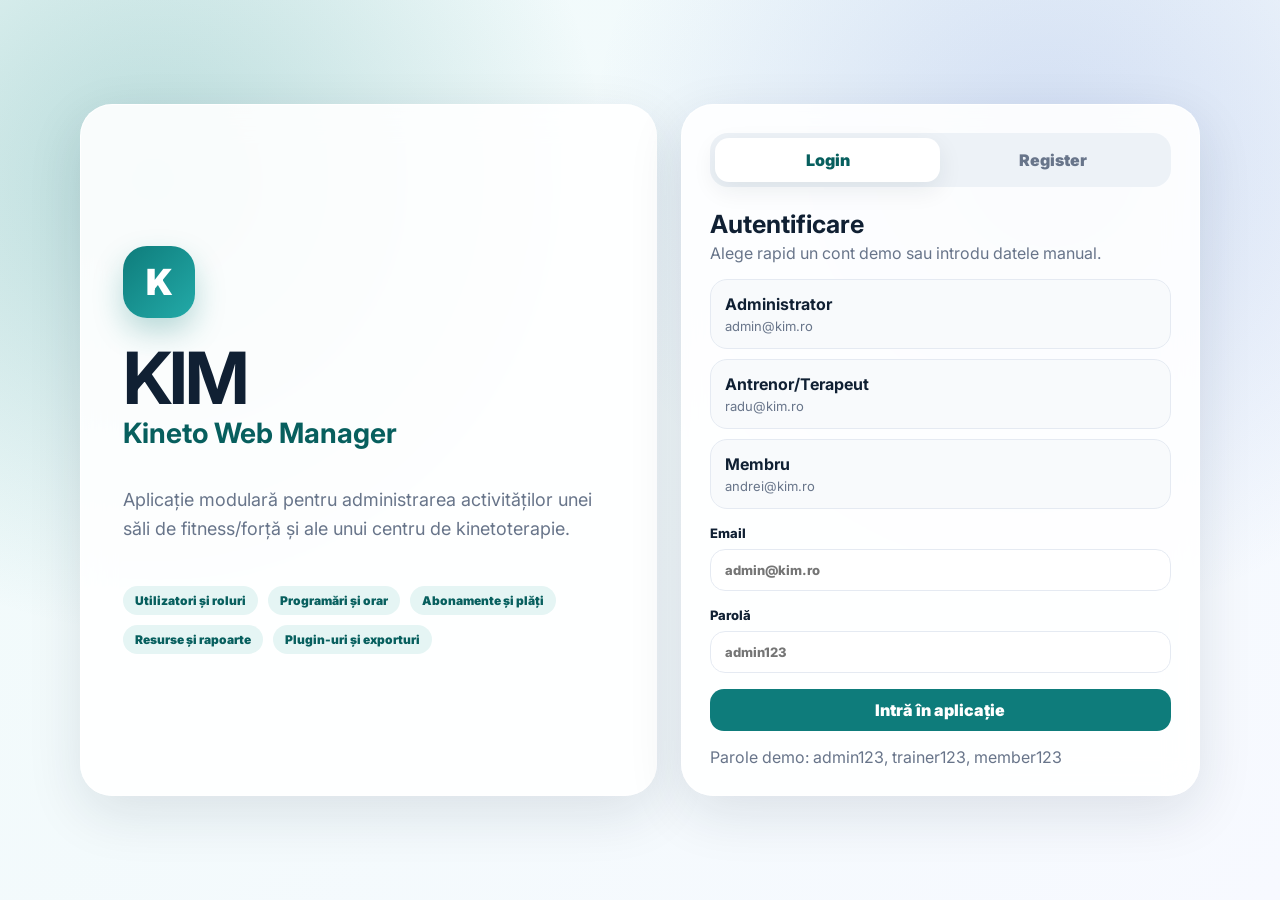
<file: frontend/index.html>
<!DOCTYPE html>
<html lang="ro">
<head>
    <meta charset="UTF-8">
    <meta name="viewport" content="width=device-width, initial-scale=1.0">
    <meta name="description" content="KIM – Kineto Web Manager: aplicație modulară pentru administrarea sălilor de fitness și a centrelor de kinetoterapie.">
    <meta name="author" content="SmartKineto Team">
    <title>KIM | Kineto Web Manager</title>
    <link rel="preconnect" href="https://fonts.googleapis.com">
    <link rel="preconnect" href="https://fonts.gstatic.com" crossorigin>
    <link href="https://fonts.googleapis.com/css2?family=Inter:wght@400;500;600;700;800;900&display=swap"
          rel="stylesheet">
    <link rel="stylesheet" href="style.css">
</head>
<body>
<div id="toastRoot" class="toast-root"></div>

<section id="authScreen" class="auth-screen">
    <div class="auth-layout">
        <div class="auth-hero">
            <div class="logo-mark large">K</div>
            <h1>KIM</h1>
            <h2>Kineto Web Manager</h2>
            <p>Aplicație modulară pentru administrarea activităților unei săli de fitness/forță și ale unui centru de
                kinetoterapie.</p>
            <div class="hero-points">
                <span>Utilizatori și roluri</span>
                <span>Programări și orar</span>
                <span>Abonamente și plăți</span>
                <span>Resurse și rapoarte</span>
                <span>Plugin-uri și exporturi</span>
            </div>
        </div>

        <div class="auth-card">
            <div class="auth-tabs">
                <button class="auth-tab active" data-auth-tab="login">Login</button>
                <button class="auth-tab" data-auth-tab="register">Register</button>
            </div>

            <form id="loginForm" class="auth-form active">
                <div>
                    <h3>Autentificare</h3>
                    <p>Alege rapid un cont demo sau introdu datele manual.</p>
                </div>
                <div class="demo-grid">
                    <button type="button" class="demo-card" data-demo="admin">
                        <strong>Administrator</strong>
                        <span>admin@kim.ro</span>
                    </button>
                    <button type="button" class="demo-card" data-demo="trainer">
                        <strong>Antrenor/Terapeut</strong>
                        <span>radu@kim.ro</span>
                    </button>
                    <button type="button" class="demo-card" data-demo="member">
                        <strong>Membru</strong>
                        <span>andrei@kim.ro</span>
                    </button>
                </div>
                <label>Email<input type="email" id="loginEmail" placeholder="admin@kim.ro" required></label>
                <label>Parolă<input type="password" id="loginPassword" placeholder="admin123" required></label>
                <button type="submit" class="primary-btn full">Intră în aplicație</button>
                <p class="hint">Parole demo: admin123, trainer123, member123</p>
            </form>

            <form id="registerForm" class="auth-form">
                <div>
                    <h3>Înregistrare utilizator</h3>
                    <p>Contul nou este salvat local, în browser.</p>
                </div>
                <div class="two-col">
                    <label>Nume complet<input type="text" id="registerName" required></label>
                    <label>Telefon<input type="tel" id="registerPhone" required></label>
                </div>
                <label>Email<input type="email" id="registerEmail" required></label>
                <div class="two-col">
                    <label>Parolă<input type="password" id="registerPassword" required></label>
                    <label>Rol
                        <select id="registerRole">
                            <option value="member">Membru</option>
                            <option value="trainer">Antrenor/Terapeut</option>
                        </select>
                    </label>
                </div>
                <button type="submit" class="primary-btn full">Creează cont</button>
            </form>
        </div>
    </div>
</section>

<section id="appShell" class="app-shell hidden">
    <aside id="sidebar" class="sidebar">
        <div class="sidebar-brand">
            <div class="logo-mark">K</div>
            <div>
                <strong>KIM</strong>
                <span>Kineto Web Manager</span>
            </div>
        </div>

        <div id="currentUserMini" class="user-mini"></div>
        <nav id="sidebarNav" class="sidebar-nav"></nav>

        <div class="sidebar-footer">
            <button id="resetDemoBtn" class="ghost-btn full">Reset date demo</button>
            <button id="logoutBtn" class="danger-btn full">Ieșire</button>
        </div>
    </aside>

    <main class="main">
        <header class="topbar">
            <button id="menuToggle" class="icon-btn">☰</button>
            <div>
                <h2 id="pageTitle">Dashboard</h2>
                <p id="pageSubtitle">Administrare modulară KIM</p>
            </div>
            <div class="topbar-actions">
                <span id="roleBadge" class="role-badge"></span>
                <span id="dateBadge" class="date-badge"></span>
            </div>
        </header>

        <section id="adminDashboardView" class="view">
            <div class="role-hero admin">
                <div>
                    <span>Interfață administrator</span>
                    <h3>Control complet asupra aplicației</h3>
                    <p>Administrezi utilizatori, programări, abonamente, specialiști, săli, echipamente, plugin-uri și
                        rapoarte.</p>
                </div>
            </div>
            <div class="stats-grid">
                <div class="stat-card"><span>Utilizatori activi</span><strong id="adminActiveUsers">0</strong></div>
                <div class="stat-card"><span>Programări luna curentă</span><strong id="adminMonthBookings">0</strong>
                </div>
                <div class="stat-card"><span>Abonamente active</span><strong id="adminActiveSubs">0</strong></div>
                <div class="stat-card"><span>Rată ocupare sesiuni</span><strong id="adminOccupancy">0%</strong></div>
            </div>
            <div class="content-grid">
                <div class="panel">
                    <div class="panel-head">
                        <div><h3>Sesiuni următoare</h3>
                            <p>Privire de ansamblu asupra orarului.</p></div>
                        <button class="secondary-btn" data-jump="scheduleView">Gestionează orar</button>
                    </div>
                    <div id="adminUpcomingSessions" class="list-stack"></div>
                </div>
                <div class="panel">
                    <div class="panel-head">
                        <div><h3>Activitate recentă</h3>
                            <p>Operațiuni efectuate în aplicație.</p></div>
                    </div>
                    <div id="adminActivityFeed" class="list-stack"></div>
                </div>
            </div>
        </section>

        <section id="trainerDashboardView" class="view">
            <div class="role-hero trainer">
                <div>
                    <span>Interfață antrenor/terapeut</span>
                    <h3>Sesiunile tale, programul tău, membrii tăi</h3>
                    <p>Poți crea, modifica sau anula sesiuni, poți verifica rezervările și conflictele de orar.</p>
                </div>
            </div>
            <div class="stats-grid">
                <div class="stat-card"><span>Sesiunile mele</span><strong id="trainerTotalSessions">0</strong></div>
                <div class="stat-card"><span>Rezervări la mine</span><strong id="trainerTotalBookings">0</strong></div>
                <div class="stat-card"><span>Sesiuni azi</span><strong id="trainerTodaySessions">0</strong></div>
                <div class="stat-card"><span>Grad ocupare</span><strong id="trainerOccupancy">0%</strong></div>
            </div>
            <div class="content-grid">
                <div class="panel">
                    <div class="panel-head">
                        <div><h3>Agenda mea</h3>
                            <p>Sesiuni create sau alocate specialistului autentificat.</p></div>
                        <button class="primary-btn" data-open="session">Creează sesiune</button>
                    </div>
                    <div id="trainerAgenda" class="cards-grid two"></div>
                </div>
                <div class="panel">
                    <div class="panel-head">
                        <div><h3>Membri programați</h3>
                            <p>Lista membrilor înscriși la sesiunile tale.</p></div>
                    </div>
                    <div id="trainerBookedMembers" class="list-stack"></div>
                </div>
            </div>
        </section>

        <section id="memberDashboardView" class="view">
            <div class="role-hero member">
                <div>
                    <span>Interfață membru</span>
                    <h3>Rezervări, abonamente și istoric personal</h3>
                    <p>Poți vedea sesiuni disponibile, îți poți rezerva locul și poți consulta istoricul
                        activităților.</p>
                </div>
            </div>
            <div class="stats-grid">
                <div class="stat-card"><span>Rezervările mele</span><strong id="memberBookings">0</strong></div>
                <div class="stat-card"><span>Abonament activ</span><strong id="memberActiveSub">-</strong></div>
                <div class="stat-card"><span>Sesiuni disponibile</span><strong id="memberAvailableSessions">0</strong>
                </div>
                <div class="stat-card"><span>Activități totale</span><strong id="memberHistoryCount">0</strong></div>
            </div>
            <div class="content-grid">
                <div class="panel">
                    <div class="panel-head">
                        <div><h3>Sesiuni recomandate</h3>
                            <p>Rezervă o sesiune de fitness, forță sau kinetoterapie.</p></div>
                        <button class="secondary-btn" data-jump="scheduleView">Vezi toate</button>
                    </div>
                    <div id="memberRecommendedSessions" class="cards-grid two"></div>
                </div>
                <div class="panel">
                    <div class="panel-head">
                        <div><h3>Abonamentul meu</h3>
                            <p>Stare, perioadă și istoric.</p></div>
                    </div>
                    <div id="memberSubscriptionPanel" class="list-stack"></div>
                </div>
            </div>
        </section>

        <section id="usersView" class="view">
            <div class="panel">
                <div class="panel-head">
                    <div><h3>Gestiunea utilizatorilor</h3>
                        <p>Înregistrare, profiluri, roluri și permisiuni distincte.</p></div>
                    <button id="openUserModal" class="primary-btn">Adaugă utilizator</button>
                </div>
                <div class="toolbar">
                    <input id="userSearch" type="search" placeholder="Caută după nume, email, telefon sau rol">
                    <select id="userRoleFilter">
                        <option value="all">Toate rolurile</option>
                        <option value="admin">Administratori</option>
                        <option value="trainer">Antrenori/Terapeuți</option>
                        <option value="member">Membri</option>
                    </select>
                    <select id="userStatusFilter">
                        <option value="all">Toate statusurile</option>
                        <option value="active">Activ</option>
                        <option value="suspended">Suspendat</option>
                    </select>
                </div>
                <div class="table-wrap">
                    <table>
                        <thead>
                        <tr>
                            <th>Nume</th>
                            <th>Email</th>
                            <th>Telefon</th>
                            <th>Rol</th>
                            <th>Status</th>
                            <th>Istoric activități</th>
                            <th>Acțiuni</th>
                        </tr>
                        </thead>
                        <tbody id="usersTable"></tbody>
                    </table>
                </div>
            </div>
        </section>

        <section id="scheduleView" class="view">
            <div class="panel">
                <div class="panel-head">
                    <div><h3>Programări și orar</h3>
                        <p>Vizualizare program, rezervare, creare, modificare, anulare și conflicte de orar.</p></div>
                    <button id="openSessionModal" class="primary-btn">Adaugă sesiune</button>
                </div>
                <div class="toolbar four">
                    <input id="sessionSearch" type="search" placeholder="Caută sesiuni, sală, specialist">
                    <select id="sessionTypeFilter">
                        <option value="all">Toate tipurile</option>
                        <option value="fitness">Fitness</option>
                        <option value="strength">Forță</option>
                        <option value="kineto">Kinetoterapie</option>
                        <option value="mixed">Mixt</option>
                    </select>
                    <select id="sessionStatusFilter">
                        <option value="all">Toate statusurile</option>
                        <option value="active">Active</option>
                        <option value="cancelled">Anulate</option>
                    </select>
                    <input id="sessionDateFilter" type="date">
                </div>
                <div id="scheduleCards" class="cards-grid"></div>
            </div>
        </section>

        <section id="subscriptionsView" class="view">
            <div class="panel">
                <div class="panel-head">
                    <div><h3>Abonamente și plăți</h3>
                        <p>Tipuri de abonamente, activare, suspendare, expirare și istoric.</p></div>
                    <button id="openSubscriptionModal" class="primary-btn">Adaugă abonament</button>
                </div>
                <div id="subscriptionSummary" class="stats-grid small"></div>
                <div class="table-wrap mt">
                    <table>
                        <thead>
                        <tr>
                            <th>Utilizator</th>
                            <th>Tip</th>
                            <th>Start</th>
                            <th>Expirare</th>
                            <th>Preț</th>
                            <th>Status</th>
                            <th>Acțiuni</th>
                        </tr>
                        </thead>
                        <tbody id="subscriptionsTable"></tbody>
                    </table>
                </div>
            </div>
        </section>

        <section id="trainersView" class="view">
            <div class="panel">
                <div class="panel-head">
                    <div><h3>Antrenori și terapeuți</h3>
                        <p>Specializări, program, import și export CSV/XML.</p></div>
                    <button id="openTrainerModal" class="primary-btn">Adaugă specialist</button>
                </div>
                <div class="toolbar wrap">
                    <input id="trainerSearch" type="search" placeholder="Caută specialist, specializare sau program">
                    <button id="exportTrainersCsv" class="secondary-btn">Export CSV</button>
                    <button id="exportTrainersXml" class="secondary-btn">Export JSON</button>
                    <label class="file-btn">Import CSV<input id="importTrainersCsv" type="file" accept=".csv,text/csv"></label>
                    <label class="file-btn">Import JSON<input id="importTrainersXml" type="file" accept=".json,application/json"></label>
                </div>
                <div id="trainersGrid" class="cards-grid"></div>
            </div>
        </section>

        <section id="resourcesView" class="view">
            <div class="content-grid">
                <div class="panel">
                    <div class="panel-head">
                        <div><h3>Săli și zone</h3>
                            <p>Capacitate și disponibilitate.</p></div>
                        <button id="openRoomModal" class="primary-btn">Adaugă sală</button>
                    </div>
                    <div id="roomsGrid" class="cards-grid two"></div>
                </div>
                <div class="panel">
                    <div class="panel-head">
                        <div><h3>Echipamente</h3>
                            <p>Inventar opțional pentru un plus de complexitate.</p></div>
                        <button id="openEquipmentModal" class="primary-btn">Adaugă echipament</button>
                    </div>
                    <div id="equipmentList" class="list-stack"></div>
                </div>
            </div>
        </section>

        <section id="reportsView" class="view">
            <div class="panel">
                <div class="panel-head">
                    <div><h3>Rapoarte și statistici</h3>
                        <p>CSV/XML pentru date, PNG/WebP pentru diagrame.</p></div>
                    <div class="head-actions">
                        <button id="exportReportsCsv" class="secondary-btn">Export CSV</button>
                        <button id="exportReportsXml" class="secondary-btn">Export JSON</button>
                        <button id="exportChartPng" class="secondary-btn">Export PNG</button>
                        <button id="exportChartWebp" class="secondary-btn">Export WebP</button>
                    </div>
                </div>
                <div class="stats-grid">
                    <div class="stat-card"><span>Rezervări azi</span><strong id="reportTodayBookings">0</strong></div>
                    <div class="stat-card"><span>Rezervări săptămâna curentă</span><strong
                            id="reportWeekBookings">0</strong></div>
                    <div class="stat-card"><span>Rezervări luna curentă</span><strong
                            id="reportMonthBookings">0</strong></div>
                    <div class="stat-card"><span>Top specialist</span><strong id="reportTopTrainer">-</strong></div>
                </div>
                <div class="report-layout">
                    <div class="chart-wrap">
                        <canvas id="reportsCanvas" width="1200" height="560"></canvas>
                    </div>
                    <div class="panel inner">
                        <h3>Statistici rapide</h3>
                        <div id="reportQuickStats" class="list-stack"></div>
                    </div>
                </div>
            </div>
        </section>

        <section id="pluginsView" class="view">
            <div class="panel">
                <div class="panel-head">
                    <div><h3>Plugin-uri și micro-servicii Web</h3>
                        <p>Funcționalități extensibile, simulate front-end, fără back-end.</p></div>
                    <button id="openPluginModal" class="primary-btn">Adaugă plugin</button>
                </div>
                <div id="pluginsGrid" class="cards-grid"></div>
            </div>
        </section>

        <section id="profileView" class="view">
            <div class="panel">
                <div class="panel-head">
                    <div><h3>Profil utilizator</h3>
                        <p>Date personale, rol, abonamente și istoricul activităților.</p></div>
                    <button id="editOwnProfileBtn" class="secondary-btn">Editează profilul</button>
                </div>
                <div id="profileContent" class="profile-grid"></div>
            </div>
        </section>
    </main>
</section>

<div id="modalRoot" class="modal-root hidden">
    <div class="modal-backdrop"></div>
    <div class="modal-card">
        <div class="modal-head">
            <h3 id="modalTitle"></h3>
            <button id="closeModal" class="icon-btn">×</button>
        </div>
        <div id="modalBody"></div>
    </div>
</div>

<script src="script.js"></script>
</body>
</html>
</file>
<file: frontend/style.css>
* {
    box-sizing: border-box;
}

:root {
    --bg: #f4f7fb;
    --card: #ffffff;
    --text: #102033;
    --muted: #68758a;
    --line: #e5eaf2;
    --primary: #0e7c7b;
    --primary-dark: #075f5e;
    --primary-soft: #e5f5f4;
    --blue: #315bc7;
    --blue-soft: #edf2ff;
    --orange: #d9822b;
    --orange-soft: #fff3e7;
    --danger: #d64545;
    --danger-soft: #fdecec;
    --warning: #b7791f;
    --warning-soft: #fff7df;
    --success: #15825b;
    --success-soft: #e8f8f0;
    --shadow: 0 18px 55px rgba(16, 32, 51, 0.11);
    --radius: 24px;
}

body {
    margin: 0;
    min-height: 100vh;
    background: var(--bg);
    color: var(--text);
    font-family: Inter, Arial, sans-serif;
}

button, input, select, textarea {
    font: inherit;
}

button {
    border: 0;
    cursor: pointer;
}

input, select, textarea {
    width: 100%;
    border: 1px solid var(--line);
    border-radius: 15px;
    padding: 12px 14px;
    color: var(--text);
    background: #fff;
    outline: none;
    transition: 0.18s ease;
}

input:focus, select:focus, textarea:focus {
    border-color: var(--primary);
    box-shadow: 0 0 0 4px var(--primary-soft);
}

label {
    display: grid;
    gap: 8px;
    font-size: 13px;
    font-weight: 800;
}

.hidden {
    display: none !important;
}

.auth-screen {
    min-height: 100vh;
    padding: 28px;
    display: grid;
    place-items: center;
    background: radial-gradient(circle at 12% 20%, rgba(14, 124, 123, 0.25), transparent 34%),
    radial-gradient(circle at 82% 18%, rgba(49, 91, 199, 0.18), transparent 36%),
    linear-gradient(135deg, #f0fbfa, #f7f9ff);
}

.auth-layout {
    width: min(1120px, 100%);
    display: grid;
    grid-template-columns: 1fr 0.9fr;
    gap: 24px;
    align-items: stretch;
}

.auth-hero, .auth-card {
    background: rgba(255, 255, 255, 0.9);
    border: 1px solid rgba(255, 255, 255, 0.9);
    border-radius: 32px;
    box-shadow: var(--shadow);
    backdrop-filter: blur(16px);
}

.auth-hero {
    padding: 42px;
    display: flex;
    flex-direction: column;
    justify-content: center;
}

.logo-mark {
    width: 52px;
    height: 52px;
    border-radius: 18px;
    display: grid;
    place-items: center;
    background: linear-gradient(135deg, var(--primary), #23aaa8);
    color: #fff;
    font-size: 26px;
    font-weight: 900;
    box-shadow: 0 14px 30px rgba(14, 124, 123, 0.28);
}

.logo-mark.large {
    width: 72px;
    height: 72px;
    border-radius: 24px;
    font-size: 36px;
}

.auth-hero h1 {
    font-size: 72px;
    line-height: 0.95;
    margin: 26px 0 4px;
    letter-spacing: -3px;
}

.auth-hero h2 {
    margin: 0 0 18px;
    font-size: 28px;
    color: var(--primary-dark);
}

.auth-hero p {
    max-width: 620px;
    color: var(--muted);
    font-size: 18px;
    line-height: 1.6;
}

.hero-points {
    display: flex;
    flex-wrap: wrap;
    gap: 10px;
    margin-top: 24px;
}

.hero-points span, .type-pill, .status-pill, .role-badge, .date-badge {
    border-radius: 999px;
    padding: 7px 12px;
    font-size: 12px;
    font-weight: 900;
}

.hero-points span {
    background: var(--primary-soft);
    color: var(--primary-dark);
}

.auth-card {
    padding: 28px;
}

.auth-tabs {
    display: grid;
    grid-template-columns: 1fr 1fr;
    background: #edf2f7;
    border-radius: 18px;
    padding: 5px;
    margin-bottom: 22px;
}

.auth-tab {
    background: transparent;
    border-radius: 14px;
    padding: 12px;
    color: var(--muted);
    font-weight: 900;
}

.auth-tab.active {
    background: #fff;
    color: var(--primary-dark);
    box-shadow: 0 8px 24px rgba(16, 32, 51, 0.08);
}

.auth-form {
    display: none;
    gap: 16px;
}

.auth-form.active {
    display: grid;
}

.auth-form h3 {
    margin: 0 0 4px;
    font-size: 25px;
}

.auth-form p, .hint, .panel-head p, #pageSubtitle, .sidebar-brand span {
    margin: 0;
    color: var(--muted);
}

.demo-grid {
    display: grid;
    gap: 10px;
}

.demo-card {
    display: grid;
    gap: 4px;
    text-align: left;
    padding: 14px;
    border-radius: 17px;
    background: #f8fafc;
    border: 1px solid var(--line);
    color: var(--text);
}

.demo-card:hover {
    background: var(--primary-soft);
    border-color: #b8e2df;
}

.demo-card span {
    color: var(--muted);
    font-size: 13px;
}

.two-col {
    display: grid;
    grid-template-columns: 1fr 1fr;
    gap: 14px;
}

.primary-btn, .secondary-btn, .ghost-btn, .danger-btn, .file-btn {
    min-height: 42px;
    border-radius: 14px;
    padding: 10px 16px;
    font-weight: 900;
    display: inline-flex;
    justify-content: center;
    align-items: center;
    gap: 8px;
    transition: 0.18s ease;
    white-space: nowrap;
}

.primary-btn {
    background: var(--primary);
    color: #fff;
}

.primary-btn:hover {
    background: var(--primary-dark);
    transform: translateY(-1px);
}

.secondary-btn {
    background: var(--primary-soft);
    color: var(--primary-dark);
}

.ghost-btn {
    background: #edf2f7;
    color: var(--text);
}

.danger-btn {
    background: var(--danger-soft);
    color: var(--danger);
}

.full {
    width: 100%;
}

.app-shell {
    min-height: 100vh;
    display: flex;
}

.sidebar {
    width: 292px;
    background: #fff;
    border-right: 1px solid var(--line);
    position: fixed;
    inset: 0 auto 0 0;
    z-index: 30;
    display: flex;
    flex-direction: column;
    transition: 0.25s ease;
}

.sidebar-brand {
    display: flex;
    gap: 14px;
    align-items: center;
    padding: 22px;
    border-bottom: 1px solid var(--line);
}

.sidebar-brand strong {
    display: block;
    font-size: 24px;
}

.sidebar-brand span {
    display: block;
    font-size: 13px;
}

.user-mini {
    margin: 18px;
    padding: 15px;
    background: #f8fafc;
    border: 1px solid var(--line);
    border-radius: 18px;
    display: grid;
    gap: 5px;
}

.user-mini strong {
    font-size: 16px;
}

.user-mini span {
    color: var(--muted);
    font-size: 13px;
}

.sidebar-nav {
    padding: 0 16px 16px;
    display: grid;
    gap: 8px;
    overflow: auto;
}

.nav-link {
    text-align: left;
    border-radius: 15px;
    padding: 13px 15px;
    background: transparent;
    color: var(--muted);
    font-weight: 900;
}

.nav-link.active, .nav-link:hover {
    background: var(--primary-soft);
    color: var(--primary-dark);
}

.sidebar-footer {
    margin-top: auto;
    padding: 16px;
    display: grid;
    gap: 10px;
    border-top: 1px solid var(--line);
}

.main {
    margin-left: 292px;
    width: calc(100% - 292px);
    padding: 24px;
}

.topbar {
    display: flex;
    gap: 16px;
    align-items: center;
    justify-content: space-between;
    margin-bottom: 22px;
}

.topbar h2 {
    margin: 0 0 4px;
    font-size: 31px;
    letter-spacing: -0.8px;
}

.topbar-actions, .head-actions {
    display: flex;
    align-items: center;
    gap: 10px;
    flex-wrap: wrap;
}

.icon-btn {
    width: 42px;
    height: 42px;
    border-radius: 14px;
    display: grid;
    place-items: center;
    background: #fff;
    color: var(--text);
    border: 1px solid var(--line);
    font-size: 22px;
}

#menuToggle {
    display: none;
}

.role-badge {
    background: var(--primary-soft);
    color: var(--primary-dark);
}

.date-badge {
    background: #fff;
    color: var(--muted);
    border: 1px solid var(--line);
}

.view {
    display: none;
}

.view.active {
    display: block;
}

.role-hero {
    border-radius: 28px;
    padding: 28px;
    margin-bottom: 18px;
    color: #fff;
    box-shadow: var(--shadow);
}

.role-hero.admin {
    background: linear-gradient(135deg, #0e7c7b, #083d77);
}

.role-hero.trainer {
    background: linear-gradient(135deg, #315bc7, #5f7eea);
}

.role-hero.member {
    background: linear-gradient(135deg, #15825b, #22aaa8);
}

.role-hero span {
    display: inline-flex;
    padding: 7px 12px;
    background: rgba(255, 255, 255, 0.18);
    border-radius: 999px;
    font-size: 12px;
    font-weight: 900;
}

.role-hero h3 {
    margin: 16px 0 8px;
    font-size: 28px;
}

.role-hero p {
    margin: 0;
    max-width: 760px;
    color: rgba(255, 255, 255, 0.85);
    line-height: 1.6;
}

.stats-grid {
    display: grid;
    grid-template-columns: repeat(4, 1fr);
    gap: 16px;
    margin-bottom: 18px;
}

.stats-grid.small {
    grid-template-columns: repeat(4, 1fr);
}

.stat-card {
    background: #fff;
    border: 1px solid var(--line);
    border-radius: var(--radius);
    padding: 20px;
    box-shadow: 0 10px 28px rgba(16, 32, 51, 0.05);
}

.stat-card span {
    display: block;
    color: var(--muted);
    font-size: 13px;
    font-weight: 900;
    margin-bottom: 8px;
}

.stat-card strong {
    font-size: 31px;
    letter-spacing: -1px;
}

.content-grid {
    display: grid;
    grid-template-columns: 1.55fr 1fr;
    gap: 18px;
}

.panel {
    background: #fff;
    border: 1px solid var(--line);
    border-radius: var(--radius);
    padding: 20px;
    box-shadow: 0 10px 28px rgba(16, 32, 51, 0.05);
}

.panel.inner {
    background: #fbfcfe;
    box-shadow: none;
}

.panel-head {
    display: flex;
    align-items: flex-start;
    justify-content: space-between;
    gap: 16px;
    margin-bottom: 18px;
}

.panel-head h3 {
    margin: 0 0 5px;
    font-size: 20px;
}

.toolbar {
    display: grid;
    grid-template-columns: 1fr 210px 190px;
    gap: 12px;
    margin-bottom: 16px;
}

.toolbar.four {
    grid-template-columns: 1fr 180px 180px 170px;
}

.toolbar.wrap {
    display: flex;
    flex-wrap: wrap;
}

.toolbar.wrap input[type="search"] {
    max-width: 380px;
}

.table-wrap {
    overflow-x: auto;
    border: 1px solid var(--line);
    border-radius: 18px;
}

table {
    width: 100%;
    border-collapse: collapse;
    min-width: 860px;
}

th, td {
    padding: 14px;
    border-bottom: 1px solid var(--line);
    text-align: left;
    vertical-align: middle;
    font-size: 14px;
}

th {
    background: #f8fafc;
    color: var(--muted);
    font-size: 12px;
    text-transform: uppercase;
    letter-spacing: 0.04em;
}

tr:last-child td {
    border-bottom: 0;
}

.cards-grid {
    display: grid;
    grid-template-columns: repeat(3, 1fr);
    gap: 15px;
}

.cards-grid.two {
    grid-template-columns: repeat(2, 1fr);
}

.card, .session-card, .trainer-card, .room-card, .plugin-card {
    background: #fbfcfe;
    border: 1px solid var(--line);
    border-radius: 20px;
    padding: 17px;
    display: grid;
    gap: 12px;
}

.card h4, .session-card h4, .trainer-card h4, .room-card h4, .plugin-card h4 {
    margin: 0;
    font-size: 18px;
}

.meta-grid {
    display: grid;
    gap: 7px;
    color: var(--muted);
    font-size: 13px;
    line-height: 1.45;
}

.meta-grid b {
    color: var(--text);
}

.type-pill {
    background: var(--primary-soft);
    color: var(--primary-dark);
    display: inline-flex;
    width: fit-content;
}

.status-pill {
    display: inline-flex;
    width: fit-content;
}

.status-active {
    background: var(--success-soft);
    color: var(--success);
}

.status-suspended, .status-pending {
    background: var(--warning-soft);
    color: var(--warning);
}

.status-expired, .status-cancelled {
    background: var(--danger-soft);
    color: var(--danger);
}

.status-installed {
    background: var(--blue-soft);
    color: var(--blue);
}

.row-actions {
    display: flex;
    flex-wrap: wrap;
    gap: 8px;
}

.small-btn {
    min-height: 34px;
    border-radius: 11px;
    padding: 7px 10px;
    background: #edf2f7;
    color: var(--text);
    font-weight: 900;
}

.small-btn.primary {
    background: var(--primary-soft);
    color: var(--primary-dark);
}

.small-btn.danger {
    background: var(--danger-soft);
    color: var(--danger);
}

.tags {
    display: flex;
    flex-wrap: wrap;
    gap: 7px;
}

.list-stack {
    display: grid;
    gap: 10px;
}

.list-item {
    display: grid;
    gap: 5px;
    padding: 13px;
    border: 1px solid var(--line);
    border-radius: 16px;
    background: #fbfcfe;
}

.list-item strong {
    display: block;
}

.list-item span {
    color: var(--muted);
    font-size: 13px;
}

.list-item.split {
    grid-template-columns: 1fr auto;
    align-items: center;
}

.report-layout {
    display: grid;
    grid-template-columns: 1.7fr 0.8fr;
    gap: 18px;
}

.chart-wrap {
    overflow-x: auto;
    border-radius: 20px;
    border: 1px solid var(--line);
    background: #fbfcfe;
    padding: 12px;
}

canvas {
    display: block;
    max-width: 100%;
    height: auto;
}

.profile-grid {
    display: grid;
    grid-template-columns: 0.9fr 1.4fr;
    gap: 18px;
}

.profile-card {
    background: #fbfcfe;
    border: 1px solid var(--line);
    border-radius: 20px;
    padding: 18px;
    display: grid;
    gap: 14px;
}

.profile-card h4 {
    margin: 0;
}

.file-btn {
    background: #edf2f7;
    color: var(--text);
    position: relative;
    overflow: hidden;
}

.file-btn input {
    position: absolute;
    opacity: 0;
    pointer-events: none;
}

.modal-root {
    position: fixed;
    inset: 0;
    z-index: 100;
    display: grid;
    place-items: center;
    padding: 18px;
}

.modal-backdrop {
    position: absolute;
    inset: 0;
    background: rgba(16, 32, 51, 0.48);
    backdrop-filter: blur(5px);
}

.modal-card {
    position: relative;
    width: min(780px, 100%);
    max-height: 92vh;
    overflow: auto;
    background: #fff;
    border-radius: 28px;
    box-shadow: var(--shadow);
    padding: 22px;
}

.modal-head {
    display: flex;
    justify-content: space-between;
    gap: 14px;
    align-items: center;
    margin-bottom: 18px;
}

.modal-head h3 {
    margin: 0;
}

.form-grid {
    display: grid;
    gap: 14px;
}

.form-actions {
    display: flex;
    justify-content: flex-end;
    gap: 10px;
}

.toast-root {
    position: fixed;
    top: 18px;
    right: 18px;
    z-index: 200;
    display: grid;
    gap: 10px;
    max-width: 390px;
}

.toast {
    border-radius: 16px;
    background: #fff;
    border: 1px solid var(--line);
    border-left: 5px solid var(--primary);
    box-shadow: var(--shadow);
    padding: 14px;
    animation: toastIn 0.22s ease;
}

.toast.error {
    border-left-color: var(--danger);
}

.toast strong {
    display: block;
    margin-bottom: 3px;
}

.toast span {
    color: var(--muted);
    font-size: 13px;
}

.empty-state {
    padding: 24px;
    color: var(--muted);
    text-align: center;
    border: 1px dashed var(--line);
    border-radius: 18px;
    background: #fbfcfe;
}

.mt {
    margin-top: 18px;
}

@keyframes toastIn {
    from {
        opacity: 0;
        transform: translateX(18px);
    }
    to {
        opacity: 1;
        transform: translateX(0);
    }
}

@media (max-width: 1180px) {
    .auth-layout, .content-grid, .report-layout, .profile-grid {
        grid-template-columns: 1fr;
    }

    .stats-grid, .stats-grid.small, .cards-grid {
        grid-template-columns: repeat(2, 1fr);
    }

    .toolbar, .toolbar.four {
        grid-template-columns: 1fr 1fr;
    }
}

@media (max-width: 820px) {
    .sidebar {
        transform: translateX(-105%);
    }

    .sidebar.open {
        transform: translateX(0);
    }

    .main {
        margin-left: 0;
        width: 100%;
        padding: 16px;
    }

    #menuToggle {
        display: grid;
    }

    .topbar {
        align-items: flex-start;
    }

    .stats-grid, .stats-grid.small, .cards-grid, .cards-grid.two, .toolbar, .toolbar.four, .two-col {
        grid-template-columns: 1fr;
    }

    .panel-head {
        flex-direction: column;
    }

    .auth-screen {
        padding: 14px;
    }

    .auth-hero {
        padding: 26px;
    }

    .auth-hero h1 {
        font-size: 52px;
    }
}

@media (max-width: 560px) {
    .topbar, .topbar-actions, .head-actions, .form-actions {
        width: 100%;
        flex-wrap: wrap;
    }

    .topbar-actions > *, .head-actions > *, .form-actions > * {
        flex: 1;
    }

    .stat-card strong {
        font-size: 26px;
    }

    .toast-root {
        left: 12px;
        right: 12px;
        top: 12px;
        max-width: none;
    }
}

/* ── ADDITIONS: profile-grid fix + misc ─── */
.profile-grid {
    display: grid;
    grid-template-columns: 0.85fr 1.4fr;
    gap: 18px;
}

.profile-card .logo-mark {
    margin-bottom: 4px;
}

/* Scrollable sidebar on small screens */
.sidebar-nav {
    flex: 1;
    overflow-y: auto;
}

/* Make toolbar wrap on mid-screens */
@media (max-width: 960px) {
    .toolbar.four {
        grid-template-columns: 1fr 1fr;
    }
    .profile-grid {
        grid-template-columns: 1fr;
    }
}

/* Fix table overflow on mobile */
@media (max-width: 820px) {
    .table-wrap {
        overflow-x: auto;
        -webkit-overflow-scrolling: touch;
    }
    .cards-grid {
        grid-template-columns: 1fr;
    }
}

/* Canvas responsive */
.chart-wrap canvas {
    width: 100% !important;
    height: auto !important;
}

/* Form textarea */
textarea {
    width: 100%;
    border: 1px solid var(--line);
    border-radius: 15px;
    padding: 12px 14px;
    color: var(--text);
    background: #fff;
    outline: none;
    transition: 0.18s ease;
    resize: vertical;
    font: inherit;
}
textarea:focus {
    border-color: var(--primary);
    box-shadow: 0 0 0 4px var(--primary-soft);
}

/* Sidebar overlay on mobile */
@media (max-width: 820px) {
    .sidebar.open::after {
        content: '';
        position: fixed;
        inset: 0;
        background: rgba(16,32,51,0.3);
        z-index: -1;
    }
}
</file>
